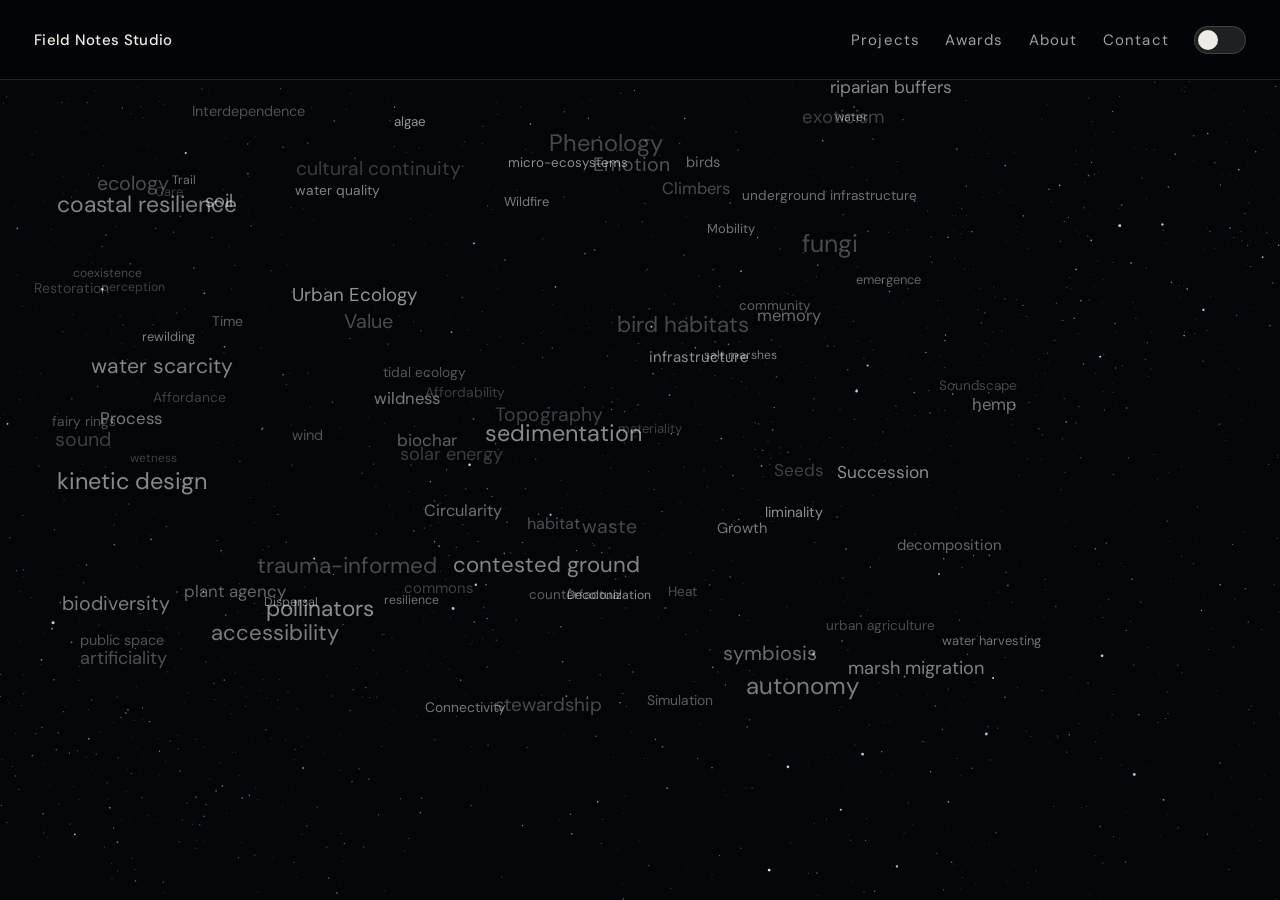
<file: index.html>
<!DOCTYPE html>
<html lang="en">
<head>
<meta charset="UTF-8">
<meta name="viewport" content="width=device-width, initial-scale=1.0">
<title>Field Notes Studio</title>
<link rel="preconnect" href="https://fonts.googleapis.com">
<link rel="preconnect" href="https://fonts.gstatic.com" crossorigin>
<link href="https://fonts.googleapis.com/css2?family=Space+Grotesk:wght@300;400;500;600&family=JetBrains+Mono:wght@400;500&display=swap" rel="stylesheet">
<style>
*{margin:0;padding:0;box-sizing:border-box}
html,body{font-family:'Space Grotesk',-apple-system,sans-serif;width:100%;height:100%;overflow:hidden}
body{cursor:default}

#stage{position:relative;width:100%;height:100vh;background:#fff;overflow:hidden;transition:background .6s}
#kw-canvas{position:absolute;inset:0;width:100%;height:100%}

nav{position:absolute;top:0;left:0;right:0;height:58px;display:flex;justify-content:space-between;align-items:center;padding:0 32px;z-index:25;background:transparent}
.nav-logo{font-family:'Space Grotesk',sans-serif;font-size:17px;letter-spacing:.02em;color:#111;transition:color .6s}
.nav-links{display:flex;gap:32px}
.nav-link{font-family:'Space Grotesk',sans-serif;font-size:13px;letter-spacing:.1em;color:#888;font-weight:500;cursor:pointer;transition:color .25s}
.nav-link:hover{color:#111}

#headline{position:absolute;bottom:36px;left:32px;z-index:10;pointer-events:none}
#headline h1{font-family:'Space Grotesk',sans-serif;font-size:2.6rem;font-weight:400;line-height:1.08;color:#111;margin:0;transition:color .6s}
#headline h1 em{font-style:italic}
#headline p{font-family:'Space Grotesk',sans-serif;font-size:11px;letter-spacing:.1em;color:#999;margin-top:12px;transition:color .6s}

#hover-card{position:absolute;display:none;background:#fff;border:0.5px solid #e8e8e8;padding:18px 20px;width:220px;z-index:30;pointer-events:none;border-radius:2px;box-shadow:0 6px 28px rgba(0,0,0,0.07);transition:background .6s,border-color .6s}
#hc-word{font-family:'Space Grotesk',sans-serif;font-style:italic;font-size:18px;color:#111;margin-bottom:7px;transition:color .6s}
#hc-def{font-family:'Space Grotesk',sans-serif;font-size:11.5px;line-height:1.65;color:#888;margin-bottom:13px;font-weight:400}
.hc-divider{display:flex;align-items:center;gap:7px;margin-bottom:8px}
.hc-divider-line{width:13px;height:1px;background:#ddd}
.hc-divider-label{font-family:'Space Grotesk',sans-serif;font-size:9px;letter-spacing:.1em;text-transform:uppercase;color:#bbb}
#hc-list{display:flex;flex-direction:column;gap:5px;font-family:'Space Grotesk',sans-serif}

#clear-btn{position:absolute;right:32px;bottom:36px;z-index:30;font-family:'Space Grotesk',sans-serif;font-size:10px;letter-spacing:.08em;text-transform:uppercase;color:#c0ed65;cursor:pointer;padding:10px;background:var(--bg);border:1px solid var(--line);transition:opacity .2s;font-weight:500;opacity:.75}
#clear-btn:hover{opacity:1}



#project-photos{position:absolute;inset:0;z-index:20;pointer-events:none;overflow:hidden}
.project-photo{position:absolute;margin:0;opacity:0;transform:translateY(12px);transition:opacity .3s,transform .4s;background:#eee;box-shadow:0 8px 32px #0002}
#project-photos.visible .project-photo{opacity:1;transform:translateY(0)}
.project-photo img{width:100%;height:100%;display:block;object-fit:contain}
.project-photo a{display:block;width:100%;height:100%;color:inherit;pointer-events:none}
#project-photos.visible .project-photo a{pointer-events:auto}
.project-photo figcaption{position:absolute;bottom:0;left:0;right:0;padding:24px 12px 10px;background:linear-gradient(transparent,#0009);color:white;font-size:10px}
@media(prefers-reduced-motion:reduce){.project-photo{transition:none}}
/* Keywords draw above photos; the stage handles word hits before following links. */
#kw-canvas{z-index:21;pointer-events:none}
/* Softer photography keeps dark keywords legible without text outlines. */
.project-photo{background:#fff}
.project-photo img{opacity:.68}
/* Unified typography with bold floating keywords. */
.nav-logo,#headline h1,#hc-word{font-family:'Space Grotesk',sans-serif;font-weight:700;font-style:normal}
#headline h1 em{font-style:normal}

/* Black theme */
html,body,#stage{background:#000;color:#eee}
.nav-logo,#headline h1,#hc-word{color:#f3f3f3}
.nav-link{color:#aaa}.nav-link:hover{color:#fff}
#headline p,#hc-def{color:#aaa}
#hover-card{background:#141414;border-color:#333;box-shadow:0 6px 28px #0006}
.hc-divider-line{background:#444}.hc-divider-label{color:#999}
.project-photo{background:#000}
.project-photo img{opacity:.55}
@media(max-width:640px){#stage{height:100svh;min-height:560px}html,body{overflow:auto}#clear-btn{right:12px;bottom:12px}}
</style>
<link rel="stylesheet" href="assets/site.css?v=title-footer-20261114">
<link rel="stylesheet" href="assets/home-cursor.css?v=shared-point-1"><link rel="stylesheet" href="assets/landing-universe.css?v=round-stars-1"><link rel="stylesheet" href="https://fonts.googleapis.com/css2?family=DM+Sans:wght@300;400;500;600;700&display=swap"></head>
<body data-page="home">

<div id="stage">
  <canvas id="kw-canvas"></canvas>

  <header class="site-header"><a class="site-brand" href="index.html">Field Notes Studio</a><div class="site-links"><a href="https://yuehui-gong.github.io/projects.html">Projects</a><a href="https://yuehui-gong.github.io/awards.html">Awards</a><a href="https://yuehui-gong.github.io/about.html">About</a><a href="https://yuehui-gong.github.io/contact.html">Contact</a><button id="site-theme" type="button">Daylight ↗</button></div></header>

  <div id="headline">
    
    
  </div>

  <div id="project-photos" aria-label="Matching projects" inert></div>
  <div id="hover-card">
    <div id="hc-word"></div>
    <div id="hc-def"></div>
    <div class="hc-divider">
      <div class="hc-divider-line"></div>
      <div class="hc-divider-label">Appears in</div>
    </div>
    <div id="hc-list"></div>
  </div>

  <button id="clear-btn" type="button" hidden>Clear</button>
</div>

<script src="assets/project-content.js?v=responsive-covers-1"></script>
<script src="assets/keyword-layout.js"></script>
<script>
(async()=>{
const PROJECTS = await window.loadStudioProjects();

// Illustrative photos only. Replace these URLs with actual project photography.
const photoIDs=['1441974231531-c6227db76b6e','1472396961693-142e6e269027','1464822759023-fed622ff2c3b','1470770841072-f978cf4d019e','1448375240586-882707db888b','1439853949212-09789e1a135e','1470071459604-3b5ec3a7fe05','1500530855697-b586d89ba3ee'];
PROJECTS.forEach(p=>{p.image=new URL(p.img,"https://yuehui-gong.github.io/").href;p.heroPreviews=p.heroPreviews.map(v=>({...v,src:new URL(v.src,"https://yuehui-gong.github.io/").href}));});
const KEYWORD_DEFS = {
  water:"Hydrology as a design driver — flow, flood, recovery.",
  ecology:"Designing with living systems rather than around them.",
  community:"Spaces shaped by who actually shows up to use them.",
  meadow:"Unmanicured ground, left to find its own composition.",
  "native species":"Plant palettes drawn from what already belongs here.",
  "slow design":"Projects measured in seasons, not deadlines.",
  heritage:"Sites read as layered records of past use.",
  stone:"Material as memory — weight, weather, and time.",
  materiality:"How a surface feels under a hand or a foot.",
  topography:"The ground's own logic, traced before any plan.",
  paths:"Movement scripted by terrain, not the other way round.",
  contemplative:"Space designed to slow a visitor down.",
  resilience:"Built to function differently in a dry year and a wet one.",
  art:"Where landscape and installation blur together."
};

// Use one display labelfor case/whitespace variants across projects.
const keywordLabels = new Map();
PROJECTS.forEach(project => {
  project.kw = [...new Set((project.kw || []).map(word => {
    const label = String(word).trim().replace(/\s+/g, ' ');
    const key = label.toLocaleLowerCase('en');
    if (!keywordLabels.has(key)) keywordLabels.set(key, label);
    return keywordLabels.get(key);
  }).filter(Boolean))];
});
const UNIQUE_KEYWORDS = [...new Set(PROJECTS.flatMap(p => p.kw))];
const MAX_KEYWORD_LEVELS = 4;

function projectsFor(selected) {
  if (selected.length === 0) return [];
  return PROJECTS.filter(p => selected.every(k => p.kw.includes(k)));
}
function relatedness(a, b) {
  let shared = 0;
  PROJECTS.forEach(p => { if (p.kw.includes(a) && p.kw.includes(b)) shared++; });
  return shared;
}
function projectsWith(kw) {
  return PROJECTS.filter(p => p.kw.includes(kw));
}

const canvas = document.getElementById('kw-canvas');
const ctx = canvas.getContext('2d');
let W, H;

function resize() {
  const r = canvas.getBoundingClientRect();
  const dpr = window.devicePixelRatio || 1;
  W = r.width; H = r.height;
  canvas.width = W * dpr;
  canvas.height = H * dpr;
  ctx.setTransform(dpr,0,0,dpr,0,0);
}

/* Each distinct keyword has one floating node. */
let nodes = [];
function initNodes() {
  nodes = [];
  const REPEATS = 1;
  UNIQUE_KEYWORDS.forEach(k => {
    for (let r = 0; r < REPEATS; r++) {
      const tier = Math.random();
      let size;
      if (tier < 0.45) size = 12 + Math.random()*3;
      else if (tier < 0.8) size = 16 + Math.random()*4;
      else size = 21 + Math.random()*4;

      nodes.push({
        layoutId: nodes.length,
        text: k, type: 'keyword',
        x: 70 + Math.random() * (W - 360), y: 100 + Math.random() * (H - 280),
        vx: (Math.random() - 0.5) * 0.5, vy: (Math.random() - 0.5) * 0.42,
        size: size,
        baseOpacity: 0.22 + Math.random() * 0.36,
        _fade: 1,
        selected: false,
        popTimer: 800 + Math.random()*2400,
        popping: false,
        popProgress: 0
      });
    }
  });
}

resize();
initNodes();
window.addEventListener('resize', () => {
  const oldW = W, oldH = H;
  resize();
  nodes.forEach(n => {
    n.x = n.x * (W / oldW);
    n.y = n.y * (H / oldH);
  });
});

let isNight = !document.documentElement.classList.contains("day"); window.addEventListener("site-theme",e=>{isNight=e.detail==="night"});
const stage = document.getElementById('stage');

let mouseX = -999, mouseY = -999, hoveredNode = null;
const hoverCard = document.getElementById('hover-card');

const photoLayer=document.getElementById('project-photos');
let photoGeneration=0;
let photoKey='';
function hidePhotos(){photoGeneration++;photoKey='';photoLayer.inert=true;photoLayer.classList.remove('visible');}
function showPhotos(n){
 const path=selectedPath();
 const key=path.length?path.map(node=>node.layoutId).join(','):'hover:'+n.layoutId;
 if(key===photoKey) return;
 photoKey=key;
 const generation=++photoGeneration;
 photoLayer.inert=true;photoLayer.classList.remove('visible');photoLayer.replaceChildren();
 const projects=projectsFor(path.length?path.map(node=>node.text):[n.text]);
 n=path[path.length-1]||n;
 const aw=W;
 const width=Math.max(160,Math.min(W*.54,aw-24)),height=Math.max(120,Math.min(H*.56,H-88));
 projects.forEach((p,i)=>{
  const f=document.createElement('figure');f.className='project-photo';
  const maxW=width*(i%2?.82:1),maxH=height*(i%2?.90:1);
  const link=document.createElement('a');link.href='https://yuehui-gong.github.io/project.html?slug='+encodeURIComponent(p.slug);link.setAttribute('aria-label','View '+p.title);
  const img=new Image();img.alt=p.heroAlt||p.title+' — illustrative landscape';
  f.style.visibility='hidden';
  function fitPhoto(){
   if(generation!==photoGeneration || !img.naturalWidth) return;
   const fit=Math.min(maxW/img.naturalWidth,maxH/img.naturalHeight);
   const w=img.naturalWidth*fit,h=img.naturalHeight*fit;
   const centerX=n.selected?n.x-n._w/2:n.x;
   const right=centerX<aw/2;
   let x=right?centerX+n._w/2+36:centerX-n._w/2-36-w;
   x+=(right?1:-1)*(i%2)*width*.30;
   const y=n.y-h/2+(i-(projects.length-1)/2)*height*.53;
   Object.assign(f.style,{left:Math.max(12,Math.min(aw-w-12,x))+'px',top:Math.max(68,Math.min(H-h-16,y))+'px',width:w+'px',height:h+'px',transitionDelay:i*45+'ms',visibility:'visible'});
  }
  img.onload=fitPhoto;
  img.onerror=()=>{f.remove();};
  img.decoding='async';
  if(p.heroPreviews.length){
   const ratio=p.heroWidth/p.heroHeight;
   img.sizes=Math.min(maxW,maxH*ratio)+'px';
   img.srcset=p.heroPreviews.map(v=>v.src+' '+v.width+'w').join(', ');
  }
  img.src=p.image;
  if(img.complete) fitPhoto();
  const c=document.createElement('figcaption');c.textContent=p.title+' · View project ↗';
  link.append(img);f.append(link,c);c.style.pointerEvents='none';photoLayer.append(f);
 });
 requestAnimationFrame(()=>requestAnimationFrame(()=>{if(generation===photoGeneration){photoLayer.inert=false;photoLayer.classList.add('visible');}}));
}
window.addEventListener('resize',()=>{
 const path=selectedPath();
 hidePhotos();
 if(path.length) showPhotos(path[path.length-1]);
});
function selectedPath() {
  return nodes.filter(n => n.selected).sort((a,b) => a.selOrder - b.selOrder);
}

const reducedKeywordMotion = window.matchMedia('(prefers-reduced-motion: reduce)');
let lastDrawTime = performance.now();
let focusLayoutKey = '';
let candidateStageKey = '';
let candidateRevealAt = 0;
let pendingStageReveal = false;
const stageCandidates = new Map();

function arrangeFocusedKeywords(candidates, selected) {
  if (!candidates.length) return;
  const canvasRect = canvas.getBoundingClientRect();
  const headerRect = document.querySelector('.site-header').getBoundingClientRect();
  const headlineRect = document.getElementById('headline').getBoundingClientRect();
  const obstacles = [{
    x: headlineRect.left - canvasRect.left + headlineRect.width / 2,
    y: headlineRect.top - canvasRect.top + headlineRect.height / 2,
    width: headlineRect.width + 32, height: headlineRect.height + 32
  }];
  ctx.font = "400 18px 'DM Sans', sans-serif";
  const selectedCenters = new Map();
  selected.forEach(n => {
    const width = ctx.measureText(n.text).width;
    const center = { x: n.x - width / 2, y: n.y };
    selectedCenters.set(n, center);
    obstacles.push({ ...center, width: width + 32, height: 46 });
  });
  const items = candidates.map(n => {
    const size = n.size * 1.2;
    ctx.font = `400 ${size.toFixed(1)}px 'DM Sans', sans-serif`;
    return {
      id: n.layoutId, x: n.x, y: n.y,
      width: ctx.measureText(n.text).width + 24, height: size + 20,
      anchorX: selectedCenters.get(n._candAnchor).x, anchorY: n._candAnchor.y
    };
  });
  const bounds = {
    left: 24, right: W - 24,
    top: headerRect.bottom - canvasRect.top + 24, bottom: H - 28,
    obstacles
  };
  // Keep the next level near the most recently selected word, with room to breathe.
  const anchor = selectedCenters.get(selected[selected.length - 1]);
  const span = Math.sqrt(items.reduce((area, item) => area + item.width * item.height, 0) * 4);
  const cloudWidth = Math.min(bounds.right - bounds.left, Math.max(380, span * 1.5));
  const cloudHeight = Math.min(bounds.bottom - bounds.top, Math.max(260, span));
  const left = Math.max(bounds.left, Math.min(bounds.right - cloudWidth, anchor.x - cloudWidth / 2));
  const top = Math.max(bounds.top, Math.min(bounds.bottom - cloudHeight, anchor.y - cloudHeight / 2));
  let positions = window.scatterKeywordLayout(items, {
    ...bounds, left, right: left + cloudWidth, top, bottom: top + cloudHeight
  });
  const boxes = positions.map((p,i) => ({ ...items[i], ...p }));
  const overlaps = (a,b) => Math.abs(a.x-b.x) < (a.width+b.width)/2 && Math.abs(a.y-b.y) < (a.height+b.height)/2;
  if (boxes.some((box,i) => [...boxes.slice(i+1), ...obstacles].some(other => overlaps(box,other)))) {
    positions = window.scatterKeywordLayout(items, bounds);
  }
  const targets = new Map(positions.map(p => [p.id, p]));
  candidates.forEach(n => {
    const target = targets.get(n.layoutId);
    n._layoutX = target.x;
    n._layoutY = target.y;
  });
}

  function drawFocusedConnection(from, to, emphasis) {
    const opacity = ((isNight ? .06 : .04) + emphasis * .5) * Math.min(from._fade, to._fade);
    ctx.beginPath();
    ctx.moveTo(from.selected ? from.x - from._w / 2 : from.x, from.y);
    ctx.lineTo(to.selected ? to.x - to._w / 2 : to.x, to.y);
    ctx.strokeStyle = isNight ? `rgba(255,255,255,${opacity})` : `rgba(32,37,34,${opacity})`;
    ctx.lineWidth = 1 + emphasis * 1.25;
    ctx.stroke();
  }

/* Mobile: 25 freely drifting labels, with collision envelopes for the full pulse. */
const mobileKeywords = window.matchMedia('(max-width: 640px)');
const MOBILE_KEYWORD_LIMIT = 25;
let mobileSlots = [], mobileKey = '', mobileNextSwap = 0, mobileLastTime = 0;
function drawMobileKeywords(now, selected) {
  const rect = canvas.getBoundingClientRect();
  const top = document.querySelector('.site-header').getBoundingClientRect().bottom - rect.top + 18;
  const bottom = document.getElementById('headline').getBoundingClientRect().top - rect.top - 18;
  const rows = Math.max(1, Math.ceil(Math.min(MOBILE_KEYWORD_LIMIT,nodes.length)/2));
  const cellW = (W-24)/2, cellH = Math.max(1,(bottom-top)/rows);
  const dt = Math.min(.04,Math.max(0,(now-mobileLastTime)/1000)); mobileLastTime=now;
  const motion = !reducedKeywordMotion.matches;
  const eligible = selected.length ? [...selected,...nodes.filter(n=>!n.selected && selected.length < MAX_KEYWORD_LEVELS && projectsFor([...selected.map(s=>s.text),n.text]).length)] : nodes;
  const key = [W,H,...selected.map(n=>n.layoutId)].join(':');
  function measure(node,scale=1) {
    ctx.font="400 18px 'DM Sans', sans-serif";
    const width=Math.max(1,ctx.measureText(node.text).width);
    const size=Math.max(1,Math.min(node.size,18,(cellW-24)*18/(width*1.2),(cellH-14)/1.2)*scale);
    return {size,width:width*size/18*1.2+14,height:size*1.2+14};
  }
  const overlaps=(a,b)=>Math.abs(a.x-b.x)<(a.width+b.width)/2 && Math.abs(a.y-b.y)<(a.height+b.height)/2;
  function free(box,others) {
    return box.x-box.width/2>=12 && box.x+box.width/2<=W-12 &&
      box.y-box.height/2>=top && box.y+box.height/2<=bottom && !others.some(other=>overlaps(box,other));
  }
  function place(box,others) {
    if(Number.isFinite(box.x) && free(box,others))return true;
    for(let attempt=0;attempt<1600;attempt++){
      box.x=12+box.width/2+Math.random()*Math.max(0,W-24-box.width);
      box.y=top+box.height/2+Math.random()*Math.max(0,bottom-top-box.height);
      if(free(box,others))return true;
    }
    return false;
  }
  if(key!==mobileKey){
    mobileKey=key;
    const previous=mobileSlots.map(s=>s.node);
    const pool=eligible.filter(n=>!selected.includes(n));
    for(let i=pool.length-1;i>0;i--){const j=Math.floor(Math.random()*(i+1));[pool[i],pool[j]]=[pool[j],pool[i]];}
    const chosen=(selected.length?[...selected,...pool]:[...previous.filter(n=>eligible.includes(n)),...pool.filter(n=>!previous.includes(n))]).slice(0,MOBILE_KEYWORD_LIMIT);
    mobileSlots=chosen.map(node=>({node,phase:Math.random()*Math.PI*2,born:now-500,vx:(Math.random()<.5?-1:1)*(9+Math.random()*10),vy:(Math.random()<.5?-1:1)*(8+Math.random()*9)}));
    for(let retry=0;retry<8;retry++){
      mobileSlots.forEach(s=>Object.assign(s,measure(s.node,Math.pow(.9,retry)),{x:NaN,y:NaN}));
      const placed=[];
      const sorted=[...mobileSlots].sort((a,b)=>b.width*b.height-a.width*a.height);
      for(const slot of sorted) if(place(slot,placed)) placed.push(slot);
      if(placed.length===mobileSlots.length)break;
      if(retry===7)mobileSlots=mobileSlots.filter(slot=>placed.includes(slot));
    }
    mobileNextSwap=now+2400;
  }
  if(!selected.length && !document.hidden && now>=mobileNextSwap && mobileSlots.length){
    const available=nodes.filter(n=>!mobileSlots.some(s=>s.node===n||s.next===n));
    const swappable=mobileSlots.filter(s=>s.node!==hoveredNode&&!s.next);
    if(available.length&&swappable.length){
      const slot=swappable[Math.floor(Math.random()*swappable.length)];
      const next=available[Math.floor(Math.random()*available.length)];
      const box={...measure(next),x:slot.x,y:slot.y};
      if(place(box,mobileSlots.filter(s=>s!==slot))){slot.next=next;slot.nextBox=box;slot.swapAt=now;}
    }
    mobileNextSwap=now+2400;
  }
  mobileSlots.forEach(slot=>{
    if(slot.next && now-slot.swapAt>=250){
      // Other words may have moved during the fade; recheck before revealing.
      if(place(slot.nextBox,mobileSlots.filter(s=>s!==slot))){slot.node=slot.next;Object.assign(slot,slot.nextBox);slot.born=now;}
      slot.next=null;slot.nextBox=null;
    }
    if(!motion||slot.node.selected||slot.node===hoveredNode)return;
    const others=mobileSlots.filter(s=>s!==slot);
    const dx=slot.vx*dt,dy=slot.vy*dt;
    const proposed={...slot,x:slot.x+dx,y:slot.y+dy};
    if(free(proposed,others)){slot.x=proposed.x;slot.y=proposed.y;}
    else{
      const horizontal={...slot,x:slot.x+dx},vertical={...slot,y:slot.y+dy};
      const canX=free(horizontal,others);
      if(canX)slot.x+=dx;else slot.vx=-slot.vx;
      const canY=free({...vertical,x:slot.x},others);
      if(canY)slot.y+=dy;else slot.vy=-slot.vy;
      if(canX&&canY)slot.vx=-slot.vx;
    }
  });
  nodes.forEach(n=>{n._fade=0;n._w=0;n._interactive=false;n._isCandidate=false;});
  mobileSlots.forEach(slot=>{
    const n=slot.node;
    let alpha=Math.min(1,(now-slot.born)/250);
    if(slot.next)alpha*=Math.max(0,1-(now-slot.swapAt)/250);
    const pulse=1+(motion?.2*Math.max(0,Math.sin(now/1800+slot.phase)):0);
    const fs=slot.size*pulse;
    ctx.font="400 "+fs.toFixed(1)+"px 'DM Sans', sans-serif";
    n._w=ctx.measureText(n.text).width;n._h=fs+4;n._mobileSize=fs;
    n.x=slot.x+(n.selected?n._w/2:0);n.y=slot.y;
    n._fade=alpha;n._interactive=true;n._isCandidate=selected.length>0&&!n.selected;n._candAnchor=selected[selected.length-1]||null;
  });
  if(selected.length){
    for(const {node:n} of mobileSlots){
      const anchor=n.selected?n._selectionParent:n._candAnchor;
      if(anchor && anchor._fade>0)drawFocusedConnection(n,anchor,n.selected||n===hoveredNode?1:.45);
    }
  }
  mobileSlots.forEach(({node:n})=>{
    ctx.font="400 "+n._mobileSize.toFixed(1)+"px 'DM Sans', sans-serif";
    ctx.textAlign=n.selected?'right':'center';ctx.textBaseline='middle';
    ctx.fillStyle=n.selected||n===hoveredNode?'#c0ed65':n._isCandidate?(isNight?'#fff':'#202522'):isNight?'rgba(255,255,255,'+n.baseOpacity+')':'rgba(0,0,0,'+n.baseOpacity+')';
    ctx.globalAlpha=n._fade;ctx.fillText(n.text,n.x,n.y);ctx.globalAlpha=1;
  });
}
document.fonts.ready.then(()=>{mobileKey='';});


function draw(now = performance.now()) {
  const elapsed = Math.max(0, Math.min(now - lastDrawTime, 50));
  lastDrawTime = now;
  const fadeStep = reducedKeywordMotion.matches ? 1 : 1 - Math.exp(-elapsed / 120);
  ctx.clearRect(0, 0, W, H);
  const lineColor = isNight ? 'rgba(255,255,255,0.06)' : 'rgba(0,0,0,0.04)';
  const baseTextColor = isNight ? [255, 255, 255] : [0, 0, 0];
  const textColorSel = '#c0ed65';
  const textColorHover = isNight ? 'rgba(255,255,255,0.95)' : 'rgba(0,0,0,0.92)';

  const selectedReps = selectedPath();
  if (mobileKeywords.matches) {
    drawMobileKeywords(now, selectedReps);
    requestAnimationFrame(draw);
    return;
  }

  // Each level must be compatible with the entire selected path, not just one word.
  const selectedWords = new Set(selectedReps.map(n => n.text));
  const nextWords = new Set(selectedReps.length < MAX_KEYWORD_LEVELS
    ? projectsFor([...selectedWords]).flatMap(p => p.kw).filter(word => !selectedWords.has(word)) : []);
  const latest = selectedReps[selectedReps.length - 1];
  const stageKey = selectedReps.map(n => n.layoutId).join(',');
  if (stageKey !== candidateStageKey) {
    const previousCandidates = new Map(stageCandidates);
    stageCandidates.clear();
    nextWords.forEach(word => {
      const previous = previousCandidates.get(word);
      const candidate = previous && !previous.selected ? previous : nodes
        .filter(n => n.text === word && !n.selected)
        .sort((a,b) => Math.hypot(a.x-latest.x,a.y-latest.y) - Math.hypot(b.x-latest.x,b.y-latest.y))[0];
      if (candidate) stageCandidates.set(word,candidate);
    });
    pendingStageReveal = !!candidateStageKey && !!stageKey && !reducedKeywordMotion.matches;
    candidateRevealAt = pendingStageReveal ? now + 220 : now;
    candidateStageKey = stageKey;
  }
  const stageReady = now >= candidateRevealAt;
  const opacityStep = pendingStageReveal ? 1 - Math.exp(-elapsed / 40) : fadeStep;
  const candidateNodes = [];
  nodes.forEach(n => {
    n._hiddenByWord = false;
    n._isCandidate = stageCandidates.get(n.text) === n;
    n._candAnchor = n._isCandidate ? latest : null;
    if (n._isCandidate) candidateNodes.push(n);
    else n._lineEmphasis = 0;
    if (n._selectionParent && !n._selectionParent.selected) n._selectionParent = null;
    n._interactive = !selectedReps.length || n.selected || (n._isCandidate && stageReady);
    const targetOpacity = n._interactive ? 1 : 0;
    n._fade += (targetOpacity - n._fade) * opacityStep;
    if (Math.abs(n._fade - targetOpacity) < .005) n._fade = targetOpacity;
  });

  const layoutKey = selectedReps.length ? `${W}:${H}:${selectedReps.map(n => n.layoutId).join(',')}` : '';
  if (layoutKey !== focusLayoutKey) {
    if (selectedReps.length) arrangeFocusedKeywords(candidateNodes, selectedReps);
    focusLayoutKey = layoutKey;
  }
  if (pendingStageReveal && stageReady) {
    candidateNodes.forEach(n => {
      n.x = n._layoutX;
      n.y = n._layoutY;
      n._fade = 0;
    });
    pendingStageReveal = false;
  }
  const layoutStep = reducedKeywordMotion.matches ? 1 : 1 - Math.exp(-elapsed / 170);
  candidateNodes.forEach(n => {
    if (pendingStageReveal || n === hoveredNode) return;
    const dx = n._layoutX - n.x, dy = n._layoutY - n.y;
    n.x = Math.abs(dx) < .2 ? n._layoutX : n.x + dx * layoutStep;
    n.y = Math.abs(dy) < .2 ? n._layoutY : n.y + dy * layoutStep;
  });

  function inExclusion(x,y){
    if (hoverExclusionCircle) {
      const dx = x - hoverExclusionCircle.x, dy = y - hoverExclusionCircle.y;
      if (Math.sqrt(dx*dx+dy*dy) < hoverExclusionCircle.r) return true;
    }
    return false;
  }

  /* the hover cluster (orbiting related words around the hovered node) is itself a
     no-fly zone for unrelated free-floating words */
  let hoverExclusionCircle = null;
  if (!selectedReps.length && hoveredNode && !hoveredNode.selected && !hoveredNode._isCandidate) {
    const clusterCount = nodes.filter(m => !m.selected && !m._isCandidate && !m._hiddenByWord && m !== hoveredNode && m.text !== hoveredNode.text && relatedness(hoveredNode.text, m.text) > 0).length;
    if (clusterCount > 0) {
      hoverExclusionCircle = { x: hoveredNode.x, y: hoveredNode.y, r: 110 + Math.min(clusterCount,4)*38 + 50 };
    }
  }

  const playW = W * 0.98;

  nodes.forEach(n => {
    // The focused layout settles once; drifting resumes when selection is cleared.
    if (selectedReps.length) return;

    /* occasional "pop up" — sudden brief size pulse while still drifting */
    n.popTimer -= 1;
    if (n.popTimer <= 0 && !n.popping) {
      n.popping = true;
      n.popProgress = 0;
      n.popTimer = 2500 + Math.random()*3500;
    }
    let popScale = 1;
    if (n.popping) {
      n.popProgress += 0.035;
      if (n.popProgress >= 1) { n.popping = false; n.popProgress = 0; }
      else {
        const t = n.popProgress;
        popScale = 1 + Math.sin(t*Math.PI) * 0.55;
      }
    }
    n._popScale = popScale;

    if (n === hoveredNode) {
      /* pinned in place while hovered — no drift, no exclusion bounce */
      return;
    }

    let tx = null, ty = null;
    if (!selectedReps.length && hoveredNode && hoveredNode !== n && !hoveredNode._isCandidate) {
      const rel = relatedness(hoveredNode.text, n.text);
      if (rel > 0 && n.text !== hoveredNode.text) {
        const others = nodes.filter(m => !m.selected && !m._isCandidate && !m._hiddenByWord && m !== hoveredNode && m.text !== hoveredNode.text && relatedness(hoveredNode.text, m.text) > 0);
        const idx = others.indexOf(n);
        const angle = idx * 1.15 + 0.5;
        const orbitR = 110 + (idx % 4) * 38;
        tx = hoveredNode.x + Math.cos(angle) * orbitR;
        ty = hoveredNode.y + Math.sin(angle) * orbitR;
      }
    }

    if (tx !== null) {
      n.x += (tx - n.x) * 0.02;
      n.y += (ty - n.y) * 0.02;
    } else {
      /* only rein in abnormal burst speed (from deselect/clear) — leave normal
         calm drift speeds completely untouched so words travel the full canvas */
      const curSpeed = Math.hypot(n.vx, n.vy);
      const calmMax = 0.65;
      if (curSpeed > calmMax) {
        n.vx *= 0.94;
        n.vy *= 0.94;
      }

      n.x += n.vx; n.y += n.vy;
      if (n.x < 60) { n.x = 60; n.vx = Math.abs(n.vx); }
      if (n.x > playW - 40) { n.x = playW - 40; n.vx = -Math.abs(n.vx); }
      if (n.y < 80) { n.y = 80; n.vy = Math.abs(n.vy); }
      if (n.y > H - 110) { n.y = H - 110; n.vy = -Math.abs(n.vy); }
      /* Keep the unselected hover cluster clear while the background drifts. */
      if (inExclusion(n.x, n.y)) {
        n.x -= n.vx*3; n.vx = -n.vx;
      }
    }
  });

  // Selected keywords stay at their click coordinates, even after the pointer leaves.


  // A clicked relationship remains emphasized until either endpoint is deselected.
  selectedReps.forEach(n => {
    if (n._selectionParent) drawFocusedConnection(n, n._selectionParent, 1);
  });

  /* connecting lines: candidates to their anchor selected word, and hover-cluster lines */
  candidateNodes.forEach(cand => {
    const active = hoveredNode === cand;
    const previous = cand._lineEmphasis || 0;
    cand._lineEmphasis = previous + ((active ? 1 : 0) - previous) * fadeStep;
    drawFocusedConnection(cand, cand._candAnchor, cand._lineEmphasis);
  });

  nodes.forEach(a => {
    if (a._hiddenByWord || a._isCandidate) return;
    nodes.forEach(b => {
      if (a === b || b._hiddenByWord || b._isCandidate) return;
      const rel = relatedness(a.text, b.text);
      if (rel === 0) return;
      const bothVisible = (hoveredNode === a || hoveredNode === b);
      if (!bothVisible) return;
      if (a.selected || b.selected) return;
      if (a.text === b.text) return;
      ctx.beginPath();
      ctx.moveTo(a.x, a.y); ctx.lineTo(b.x, b.y);
      ctx.strokeStyle = lineColor;
      ctx.lineWidth = 1;
      ctx.stroke();
    });
  });

  nodes.forEach(n => {
    if (n._fade === 0) { n._w = 0; n._h = 0; return; }
    const isHover = n === hoveredNode;
    const popMul = n._popScale || 1;
    const fs = n.selected ? 18 : (isHover ? n.size*1.2 : n.size * Math.min(popMul,1.2));
    ctx.font = '400 ' + fs.toFixed(1) + "px 'DM Sans', sans-serif";
    const photosVisible = photoLayer.classList.contains('visible');
    let col;
    if (n.selected) {
      col = textColorSel;
    } else if (n._isCandidate) {
      col = isHover ? textColorSel : (isNight ? '#fff' : '#202522');
    } else if (isHover) {
      col = textColorHover;
    } else {
      const [r, g, b] = baseTextColor;
      let op = n.baseOpacity;
      if (n.popping) op = Math.min(0.85, op + (n._popScale-1)*0.5);
      col = `rgba(${r},${g},${b},${op.toFixed(2)})`;
    }
    ctx.fillStyle = col;
    ctx.textAlign = n.selected ? 'right' : 'center';
    ctx.textBaseline = 'middle';
    const displayText = n.text;
    if (photosVisible && !selectedReps.length) ctx.fillStyle = isNight ? '#fff' : '#202522';
    ctx.globalAlpha = n._fade;
    ctx.fillText(displayText, n.x, n.y);
    ctx.globalAlpha = 1;
    n._w = ctx.measureText(displayText).width;
    n._h = fs + 8;
  });

  requestAnimationFrame(draw);
}
draw();

function nodeAt(x, y, includeBackground = false) {
  const focused = nodes.some(n => n.selected);
  let found = null;
  let background = null;
  nodes.forEach(n => {
    if(n._hiddenByWord || !n._w || n._fade < .05 || (n._isCandidate && !n._interactive)) return;
    const cx = n.selected ? n.x - n._w / 2 : n.x;
    if (Math.abs(x - cx) < n._w / 2 + 10 && Math.abs(y - n.y) < n._h / 2 + 6) {
      if (!focused || n.selected || n._isCandidate) found = n;
      else if (includeBackground) background = n;
    }
  });
  // Foreground words take priority when a drifting background word crosses them.
  return found || background;
}

stage.addEventListener('mousemove', e => {
  const r = canvas.getBoundingClientRect();
  mouseX = e.clientX - r.left; mouseY = e.clientY - r.top;
  const overControl = e.target.closest('.site-header, #clear-btn');
  const found = overControl ? null : nodeAt(mouseX, mouseY);
  if (found !== hoveredNode) {
    hoveredNode = found;
    if(found) showPhotos(found);
    if (found && !found.selected && !found._isCandidate) {
      const def = KEYWORD_DEFS[found.text] || '';
      const rel = projectsWith(found.text);
      document.getElementById('hc-word').textContent = found.text;
      document.getElementById('hc-def').textContent = def;
      document.getElementById('hc-list').innerHTML = rel.map(p =>
        `<div style="font-size:11px;color:${isNight?'#999':'#666'};display:flex;align-items:center;gap:7px"><span style="width:5px;height:5px;border-radius:50%;background:${p.color};flex-shrink:0"></span>${p.title}</div>`
      ).join('');
      const wordHalfW = found._w/2;
      const wordHalfH = found._h/2;
      const cardW = 220;
      const cardH = 215;
      const gap = 22;
      let hx, hy;

      /* horizontal: keep card near the word but never overlapping it horizontally either,
         by placing it to whichever side has more room */
      const roomRight = W - (found.x + wordHalfW);
      const roomLeft = found.x - wordHalfW;
      if (roomRight > cardW + gap || roomRight > roomLeft) {
        hx = found.x + wordHalfW + gap;
      } else {
        hx = found.x - wordHalfW - gap - cardW;
      }
      hx = Math.max(16, Math.min(W - cardW - 16, hx));

      /* vertical: place the whole card fully above or fully below the word, never straddling it */
      const roomAbove = found.y - wordHalfH - 70;
      const roomBelow = H - (found.y + wordHalfH) - 30;
      if (roomAbove > cardH) {
        hy = found.y - wordHalfH - gap - cardH;
      } else if (roomBelow > cardH) {
        hy = found.y + wordHalfH + gap;
      } else {
        hy = Math.max(70, Math.min(H - cardH - 16, found.y - cardH/2));
      }
      hoverCard.style.left = hx + 'px';
      hoverCard.style.top = hy + 'px';
      hoverCard.style.display = 'block';
    } else {
      hoverCard.style.display = 'none';
    }
  }
  if (!found && !nodes.some(n => n.selected) && !e.target.closest('.project-photo')) hidePhotos();
  stage.style.cursor = found ? 'pointer' : 'default';
});

stage.addEventListener('mouseleave', () => {
  hoveredNode = null;
  if (!nodes.some(n => n.selected)) hidePhotos();
  hoverCard.style.display = 'none';
});

let selectionCounter = 0;

function selectKeyword(node, parent = null) {
  const path = selectedPath();
  if (node.selected || path.length >= MAX_KEYWORD_LEVELS ||
      path.some(n => n.text === node.text) ||
      !projectsFor([...path.map(n => n.text), node.text]).length) return false;
  if (path.length) parent = path[path.length - 1];
  // Selected labels are right-aligned; preserve their visible center on promotion.
  ctx.font = "400 18px 'DM Sans', sans-serif";
  if (mobileKeywords.matches) ctx.font = `400 ${node._mobileSize}px 'DM Sans', sans-serif`;
  node._w = ctx.measureText(node.text).width;
  node._h = 26;
  node.x += node._w / 2;
  node._selectionParent = parent;
  node.selected = true;
  node._isCandidate = false;
  node.selOrder = ++selectionCounter;
  return true;
}

stage.addEventListener('click', e => {
  if (e.target.closest('.site-header, #clear-btn')) return;
  const rect = canvas.getBoundingClientRect();
  const clicked = nodeAt(e.clientX - rect.left, e.clientY - rect.top, true);
  if (!clicked) return;
  e.preventDefault();
  if (nodes.some(n => n.selected) && !clicked.selected && !clicked._isCandidate) {
    clearSelection();
    return;
  }
  hoveredNode = clicked;
  if (clicked._isCandidate) {
    /* Keep the emphasized connection when a related word becomes selected. */
    if (!selectKeyword(clicked, clicked._candAnchor)) return;
    hoverCard.style.display = 'none';
    updateSelectionControls();
    showPhotos(clicked);
    return;
  }

  const willSelect = !clicked.selected;

  if (willSelect) {
    selectKeyword(clicked);
  } else {
    // Removing a level also removes its descendants, returning to the prior level.
    const removedOrder = clicked.selOrder;
    nodes.forEach(n => {
      if (n.selected && n.selOrder >= removedOrder) {
        n.x -= n._w / 2;
        n.selected = false;
        n._selectionParent = null;
        n._isDupe = false;
        n._hiddenByWord = false;
        n.selOrder = 0;
        const angle = Math.random() * Math.PI * 2;
        const burst = 2.2 + Math.random()*1.2;
        n.vx = Math.cos(angle) * burst;
        n.vy = Math.sin(angle) * burst;
      }
    });
    hoveredNode = null;
  }
  hoverCard.style.display = 'none';
  updateSelectionControls();
  const path = selectedPath();
  const focus = path[path.length - 1];
  if (focus) showPhotos(focus);
  else {
    hoveredNode = null;
    hidePhotos();
  }
});

function clearSelection() {
  hoveredNode = null;
  hoverCard.style.display = 'none';
  hidePhotos();
  nodes.forEach(n => {
    if (n.selected) n.x -= n._w / 2;
    n._selectionParent = null;
    n._lineEmphasis = 0;
    if (n.selected || n._isCandidate || n._hiddenByWord) {
      n.selected = false;
      n._isDupe = false;
      n._hiddenByWord = false;
      n._isCandidate = false;
      n.selOrder = 0;
      const angle = Math.random() * Math.PI * 2;
      const burst = 2.2 + Math.random()*1.2;
      n.vx = Math.cos(angle) * burst;
      n.vy = Math.sin(angle) * burst;
    }
  });
  selectionCounter = 0;
  updateSelectionControls();
}
document.getElementById('clear-btn').addEventListener('click', e => {
  e.stopPropagation();
  clearSelection();
});
window.addEventListener('keydown', e => {
  if (e.key === 'Escape') clearSelection();
});

function updateSelectionControls() {
  document.getElementById('clear-btn').hidden = selectedPath().length === 0;
}

})();
</script>
<script src="assets/site.js"></script>
<script src="assets/landing-universe.js?v=round-stars-1"></script>
<script src="assets/home-cursor.js?v=shared-point-1"></script></body>
</html>
</file>
<file: assets/site.css>
:root{--bg:#000;--ink:#eeece5;--ink-dim:#9aa19d;--ink-faint:#777f79;--paper:#000;--grey:#9aa19d;--muted:#9aa19d;--line:#ffffff24;--accent:#c0ed65;--mono:'JetBrains Mono',monospace;--nav-h:80px}html.day{--bg:#fff;--paper:#fff;--ink:#202522;--ink-dim:#59625c;--ink-faint:#69716c;--grey:#68706a;--muted:#68706a;--line:#20252228}html,body{background:var(--bg);color:var(--ink);font-family:'Space Grotesk',sans-serif}body.day{--bg:#fff;--ink:#202522;--line:#20252228}.site-header{height:80px!important;min-height:80px;padding:0 34px!important;display:flex;align-items:center;justify-content:space-between;border-bottom:1px solid var(--line)!important;background:var(--bg)!important;position:relative;z-index:40}.site-brand{font:500 14px 'Space Grotesk',sans-serif!important;color:var(--ink)!important;text-decoration:none;letter-spacing:.02em}.site-links{display:flex;align-items:center;gap:25px}.site-links a{font:11px 'Space Grotesk',sans-serif;color:var(--muted);text-decoration:none;letter-spacing:.08em;text-transform:uppercase}.site-links a[aria-current]{color:var(--ink)}#site-theme{font:10px var(--mono);padding:8px 12px;border:1px solid var(--line);background:none;color:var(--ink);cursor:pointer}h1,h2,h3,.logo,#headline h1,#hc-word{font-family:'Space Grotesk',sans-serif!important}a:focus-visible,button:focus-visible{outline:2px solid var(--accent);outline-offset:4px}body[data-page=home] #stage{background:var(--bg)!important}body[data-page=home] .site-header{position:absolute;inset:0 0 auto}#headline h1,#headline p,#hover-card,#hc-word,.result-title{color:var(--ink)!important}#hover-card,#results-panel{background:var(--bg)!important;border-color:var(--line)!important}body[data-page=project] .site-header{position:fixed;top:0;width:100%}body[data-page=project] .sidebar{background:var(--bg)}body[data-page=project] .mark-small{background:var(--ink)}body[data-page=project] .mark-small svg path{fill:var(--bg)}body[data-page=project] .label{font-family:var(--mono)}body[data-page=project] .img-wrap{background:var(--bg)}html:not(.day) body[data-page=project] .project-end{background:var(--bg);color:var(--ink)}.caption{pointer-events:auto!important}@media(max-width:640px){.site-header{padding:0 16px!important;height:72px!important;min-height:72px}.site-brand{font-size:12px!important}.site-links{gap:12px}.site-links a{font-size:9px}#site-theme{font-size:9px;padding:7px}:root{--nav-h:72px}}
/* Keep the complete navigation readable on narrow phones. */
@media(max-width:480px){.site-header{flex-wrap:wrap;height:auto!important;min-height:88px;padding-top:12px!important;padding-bottom:12px!important;gap:10px}.site-links{width:100%;justify-content:space-between;gap:10px}:root{--nav-h:88px}}

/* Shared day/night switch; preserves the existing theme behaviour. */
#site-theme{position:relative;flex-shrink:0;width:52px;height:28px;padding:0;border-radius:30px;background:color-mix(in srgb,var(--ink) 12%,var(--bg));font-size:0}#site-theme:after{content:'';position:absolute;left:3px;top:3px;width:20px;height:20px;border-radius:50%;background:var(--ink);transition:transform .2s}#site-theme[aria-checked=true]:after{transform:translateX(24px)}#site-theme[aria-checked=true]{background:color-mix(in srgb,var(--ink) 15%,var(--bg))}@media(prefers-reduced-motion:reduce){#site-theme:after{transition:none}}

/* Consistent text selection in both themes, including form controls. */
::selection{background:#c0ed65!important;color:#202522!important;text-shadow:none!important}
::-moz-selection{background:#c0ed65!important;color:#202522!important;text-shadow:none!important}
input::selection,textarea::selection{background:#c0ed65!important;color:#202522!important}

/* Shared sans-serif typography; landing statement retains its own typeface. */
:root{--mono:'Space Grotesk',sans-serif}
html body :is(h1,h2,h3,h4,h5,h6,p,a,button,input,textarea,select,label,span,div,li,dt,dd,small,figcaption){font-family:'Space Grotesk',sans-serif!important}
body[data-page=home] #headline .studio-statement{font-family:'Roboto Condensed',sans-serif!important;font-size:clamp(20px,1.8vw,30px);font-weight:700;line-height:1.08;letter-spacing:-.025em;text-transform:uppercase;margin-top:12px}
body[data-page=home] #headline h1{font-size:clamp(26px,2.2vw,40px);font-weight:500;line-height:1.05;letter-spacing:-.04em;text-transform:none}

/* Shared editorial type scale: page titles, section headings, and reading text. */
:root{--type-title:clamp(52px,6.5vw,94px);--type-body:15px;--type-leading:1.85}
html body[data-page] :is(.awards-title,#studio-title,#contact-title){font-family:'Space Grotesk',sans-serif!important;font-size:var(--type-title)!important;font-weight:400!important;line-height:1.05!important;letter-spacing:-.055em!important}
html body[data-page] :is(.team-heading h2,.office h2,#inquiries-title){font-family:'Space Grotesk',sans-serif!important;font-size:32px!important;font-weight:400!important;line-height:1.15!important;letter-spacing:-.035em!important}
html body[data-page] :is(.studio-copy p,.studio-copy p:first-child,.contact-intro p,.team-bio p,.bio p,.office-intro,.office-details p:not(.section-label),.contact-locations p,.narrative p){font-size:var(--type-body)!important;line-height:var(--type-leading)!important;letter-spacing:0!important}

html body[data-page=home] #headline{max-width:min(620px,calc(100vw - 48px))}
html body[data-page=home] #headline h1{font-size:clamp(34px,3.4vw,56px)!important;font-weight:500!important}
html body[data-page=home] #headline .studio-statement{font-weight:400!important}

/* Reading and metadata roles shared across editorial pages. */
html body[data-page] .sidebar .project-story p{font-size:var(--type-body)!important;line-height:var(--type-leading)!important}
html body[data-page] :is(.label,.loc,.eyebrow,.award-organization,.cap-label){font-size:11px;line-height:1.6;font-weight:400}

/* Consistent secondary text roles, including dynamically loaded biographies. */
html body[data-page] :is(.editorial-bio p,.team-reader .team-bio p,.project-link,.award-name,.meta-list .value){font-size:var(--type-body)!important;line-height:var(--type-leading)!important;font-weight:400!important}
html body[data-page] :is(.label,.loc,.eyebrow,.award-organization,.cap-label,.team-role,figcaption){font-size:11px!important;line-height:1.6!important;font-weight:400!important;letter-spacing:.025em!important;text-transform:none!important}
html body[data-page] :is(.editorial-person h3,.team-reader h3){font-size:22px!important;font-weight:500!important;line-height:1.25!important;letter-spacing:-.02em!important}
/* Shared title origin across About, Awards, and Contact. */
html body:is([data-page=about],[data-page=awards],[data-page=contact]) main{width:100%;max-width:1440px;margin:0 auto;padding:80px 64px 96px;box-sizing:border-box}
html body[data-page=about] .studio{padding-top:0!important;align-items:start}
html body[data-page=about] .studio-copy{padding-top:0}
html body[data-page=contact] .contact-intro{padding-top:0!important;align-items:start;grid-template-columns:44% minmax(0,1fr);gap:50px}
html body[data-page] :is(#studio-title,#contact-title,.awards-title){margin:0!important}
html body[data-page] :is(#studio-title,#contact-title,.awards-title) span{color:var(--accent)}
@media(max-width:800px){html body:is([data-page=about],[data-page=awards],[data-page=contact]) main{padding:56px 28px 72px}}
@media(max-width:600px){html body:is([data-page=about],[data-page=awards],[data-page=contact]) main{padding:40px 22px 56px}html body[data-page=contact] .contact-intro{grid-template-columns:1fr;gap:32px}}
/* Shared footer only for Awards, About, and Contact. */
html body:is([data-page=awards],[data-page=about],[data-page=contact]) .editorial-footer{display:flex;flex-direction:row;justify-content:center;align-items:center;width:100%;box-sizing:border-box;border-top:1px solid var(--line);padding:26px 24px;margin:0;text-align:center;color:var(--muted);font-size:10px;line-height:1.8;letter-spacing:0}
@media(max-width:600px){html body:is([data-page=awards],[data-page=about],[data-page=contact]) .editorial-footer{padding:22px 24px}}

/* Main typography: DM Sans; sentence case with uppercase project metadata labels. */
html:root{--mono:'DM Sans',sans-serif}
html:root body,html:root body[data-page]:is(body,#main-type-system) *,html:root body[data-page]:is(body,#main-type-system) *::before,html:root body[data-page]:is(body,#main-type-system) *::after{font-family:'DM Sans',sans-serif!important;text-transform:none!important}
html:root body[data-page=project]:is(body,#main-type-system) .meta-list .label{font-size:11px!important;line-height:1.6!important;font-weight:400!important;letter-spacing:.08em!important;text-transform:uppercase!important}
html:root body[data-page=project]:is(body,#main-type-system) .meta-list .value{font-size:14px!important;line-height:1.8!important;font-weight:400!important;letter-spacing:0!important}
/* Two-size text system: responsive display titles and 15px supporting text. */
html:root{--type-body:15px;--type-leading:1.8;--weight-light:300;--weight-regular:400;--weight-bold:700}
html:root body[data-page]:is(body,#main-type-system) :is(p,a,button,input,textarea,select,label,span,div,li,dt,dd,small,figcaption,h1,h2,h3,h4,h5,h6){font-size:var(--type-body)!important}
html:root body[data-page]:is(body,#main-type-system) :is(#studio-title,#contact-title,.awards-title){font-size:var(--type-title)!important;font-weight:400!important;line-height:1.05!important}
html:root body[data-page]:is(body,#main-type-system) :is(#studio-title,#contact-title,.awards-title) span{font-size:inherit!important}
html:root body[data-page=home]:is(body,#main-type-system) #headline h1{font-size:clamp(34px,3.4vw,56px)!important}
html:root body[data-page]:is(body,#main-type-system) :is(.team-heading h2,#inquiries-title,.editorial-person h3,#proj-title,.project-story h3,.project-end h3){font-size:var(--type-body)!important;font-weight:700!important}
html:root body[data-page]:is(body,#main-type-system) :is(.meta-list .label,.award-year,.team-role){font-size:var(--type-body)!important;font-weight:300!important}
html:root body[data-page]:is(body,#main-type-system) :is(strong,b){font-weight:700!important}
html:root body[data-page]:is(body,#main-type-system) .card-frame::after{font-size:var(--type-body)!important}
html:root body[data-page]:is(body,#main-type-system) #site-theme{font-size:0!important}
/* Restore project-name hierarchy independently of the 15px reading size. */
html:root body[data-page=projects]:is(body,#main-type-system) .caption .name{font-size:26px!important;font-weight:500!important;line-height:1.25!important}
html:root body[data-page=project]:is(body,#main-type-system) #proj-title{font-size:22px!important;font-weight:600!important;line-height:1.25!important}
@media(max-width:640px){html:root body[data-page=projects]:is(body,#main-type-system) .caption .name{font-size:18px!important}}
/* Quiet copyright text and more prominent individual project titles. */
html:root body[data-page]:is(body,#main-type-system) footer,html:root body[data-page]:is(body,#main-type-system) footer :is(span,p,a,small){font-size:10px!important;line-height:1.6!important;font-weight:400!important}
html:root body[data-page=project]:is(body,#main-type-system) #proj-title{font-size:clamp(30px,2.8vw,42px)!important;line-height:1.1!important;font-weight:400!important;letter-spacing:-.035em!important;margin-bottom:28px}
@media(max-width:600px){html:root body[data-page=project]:is(body,#main-type-system) #proj-title{font-size:30px!important}}
html:root body[data-page=projects]:is(body,#main-type-system) .marker-label{font-size:12px!important;font-weight:300!important;line-height:1.35!important;letter-spacing:0!important;text-transform:none!important;padding:3px 6px;top:3px}

html:root body[data-page=contact]:is(body,#main-type-system) :is(.contact-map-city,.contact-map-caption){font-size:12px!important;font-weight:300!important;line-height:1.35!important;letter-spacing:0!important;text-transform:none!important;padding:3px 6px}

/* Project metadata: quieter uppercase labels above regular-size values. */
html:root body[data-page=project]:is(body,#main-type-system) .meta-list .label{font-size:12px!important;font-weight:300!important;line-height:1.5!important;letter-spacing:.08em!important;text-transform:uppercase!important}
html:root body[data-page=project]:is(body,#main-type-system) .meta-list .value{font-size:15px!important;font-weight:400!important;line-height:1.8!important}
</file>
<file: assets/home-cursor.css>
/* Shared small light-point cursor on all public pages. */
.home-cursor{position:fixed;left:0;top:0;width:5px;height:5px;border-radius:50%;background:#fff9e8;box-shadow:0 0 5px #f4dea7,0 0 12px #e8cf9180;pointer-events:none!important;z-index:2147483647;visibility:hidden;margin:-2.5px 0 0 -2.5px}
html.day .home-cursor{background:#87622d;box-shadow:0 0 4px #bd914e99,0 0 10px #d6ad6266}
.home-cursor.is-visible{visibility:visible}
@media(any-hover:hover) and (any-pointer:fine){html.home-cursor-active,html.home-cursor-active *{cursor:none!important}}
</file>
<file: assets/landing-universe.css>
@font-face{font-family:'Roboto Condensed';src:url('./fonts/RobotoCondensed.ttf') format('truetype');font-weight:100 900;font-style:normal;font-display:swap}
body[data-page=home]{--bg:#030407;--paper:#030407;font-family:'Roboto Condensed',sans-serif}body[data-page=home].day{--bg:#fff;--paper:#fff}
body[data-page=home] :is(h1,h2,h3,p,a,button,#hc-word,#hc-def,#hc-list){font-family:'Roboto Condensed',sans-serif!important}
#universe-background{position:absolute;inset:0;width:100%;height:100%;pointer-events:none;z-index:0}.day #universe-background{display:none}
body[data-page=home] #headline{left:clamp(24px,2.5vw,48px);bottom:5vh;max-width:320px}body[data-page=home] #headline h1{font-size:clamp(24px,1.8vw,34px);text-transform:uppercase;font-weight:700;letter-spacing:-.025em;line-height:1.05}body[data-page=home] #headline p{font-family:'Roboto Condensed',sans-serif;font-size:9px;letter-spacing:.04em;margin-top:10px}
@media(max-width:700px){body[data-page=home] #headline{left:24px;bottom:32px;max-width:calc(100% - 48px)}body[data-page=home] #headline h1{font-size:24px}}
</file>
